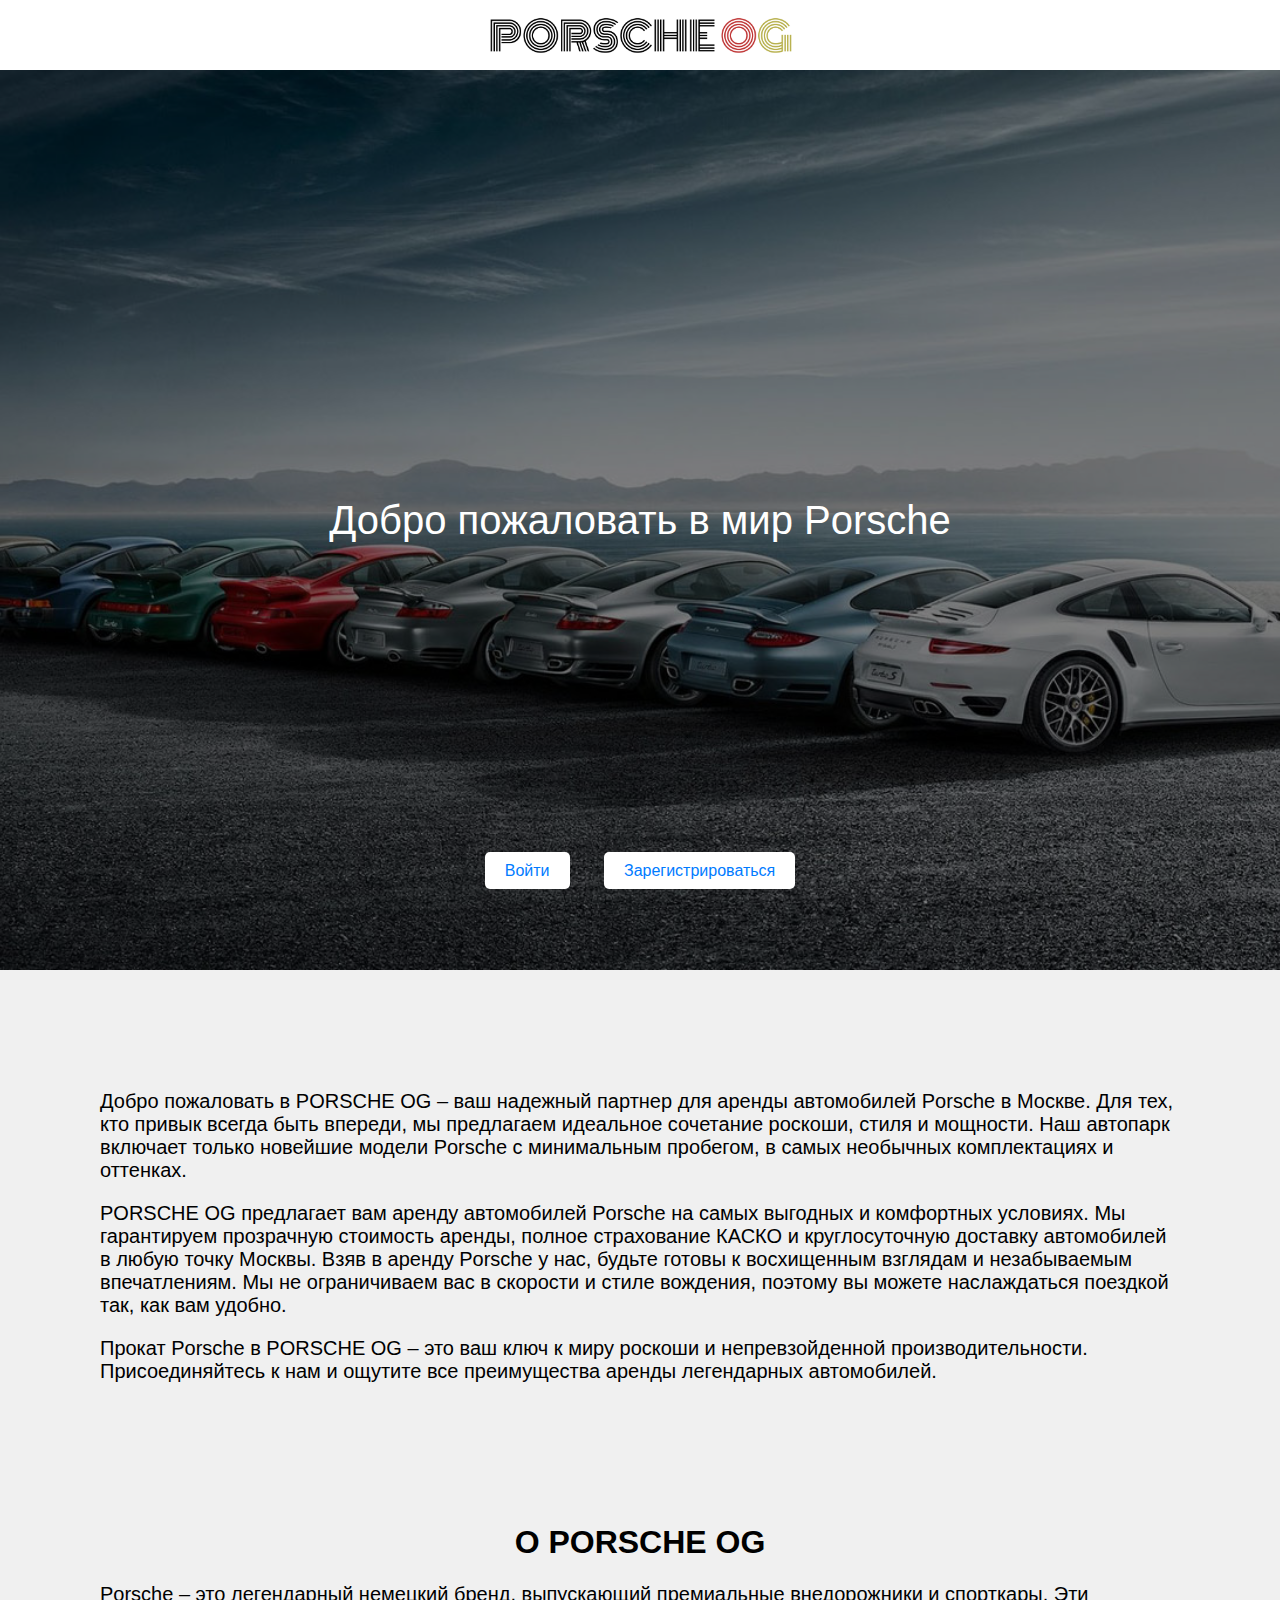
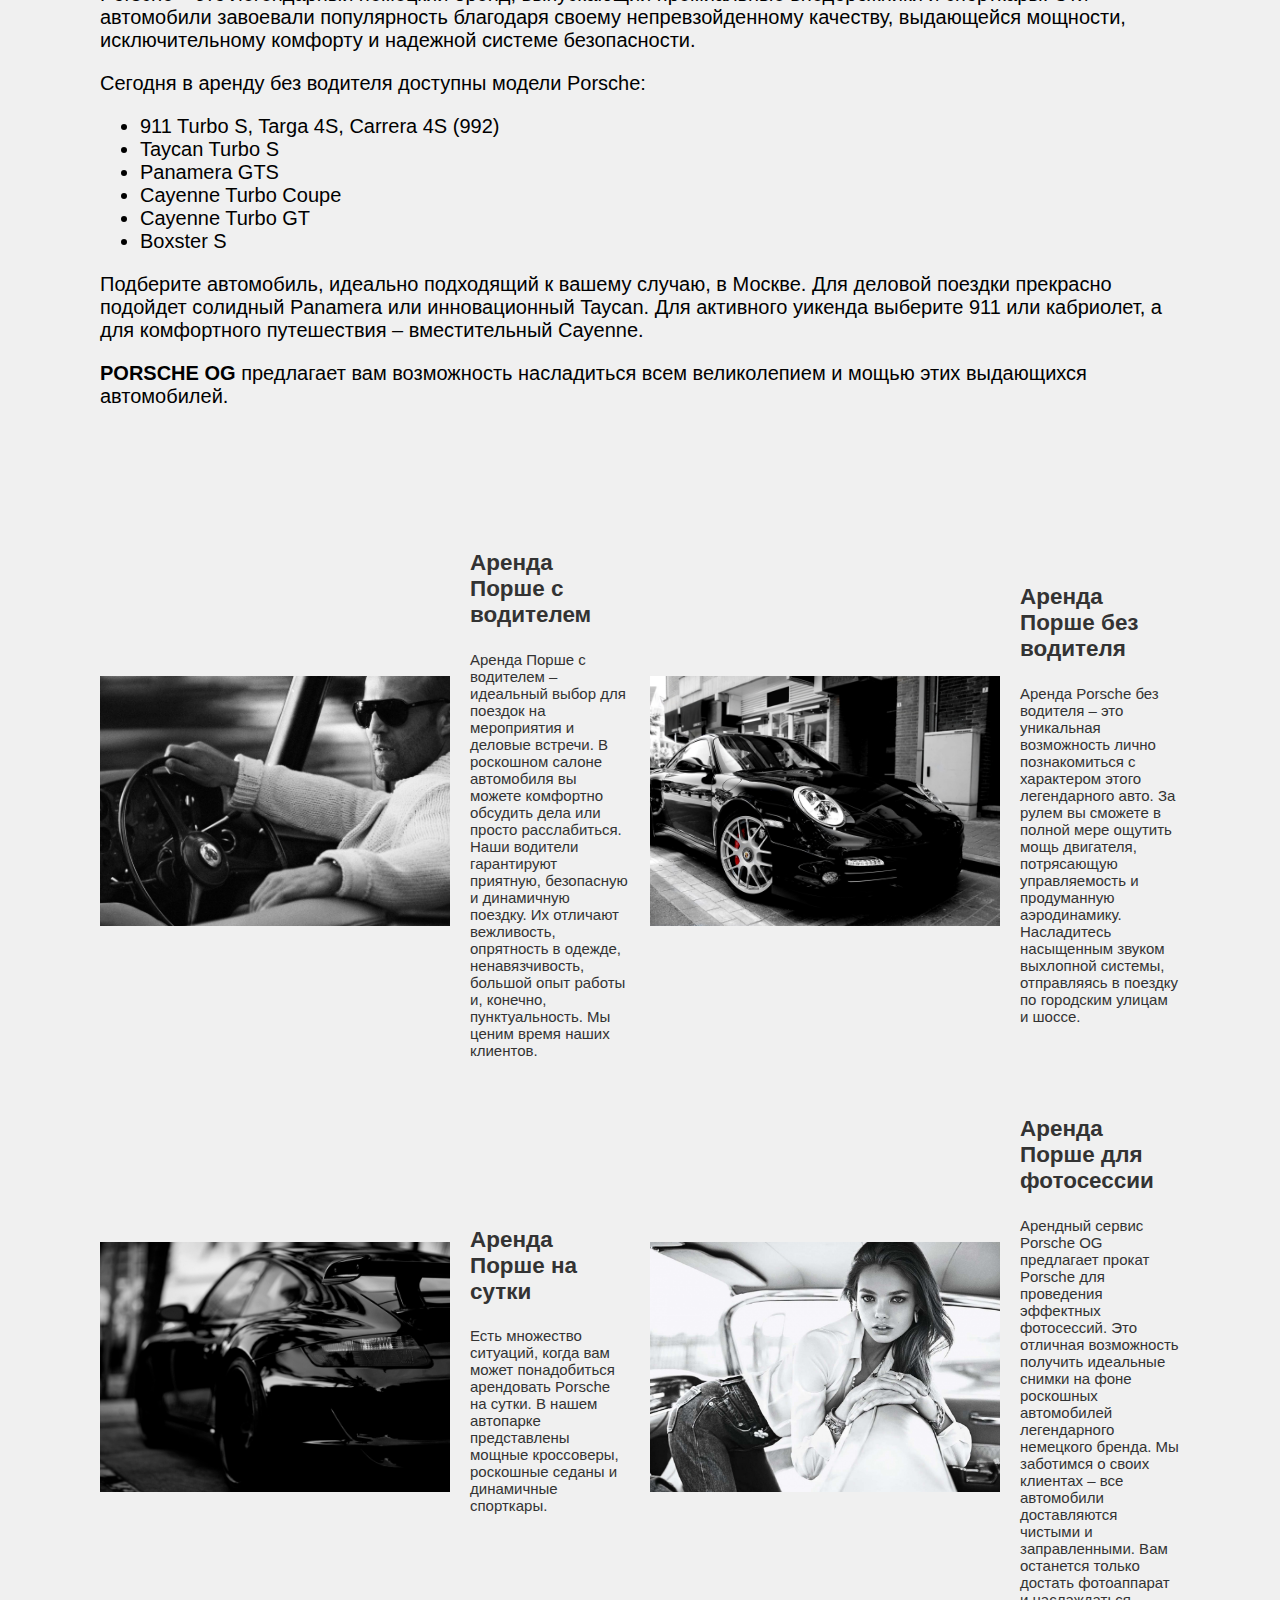
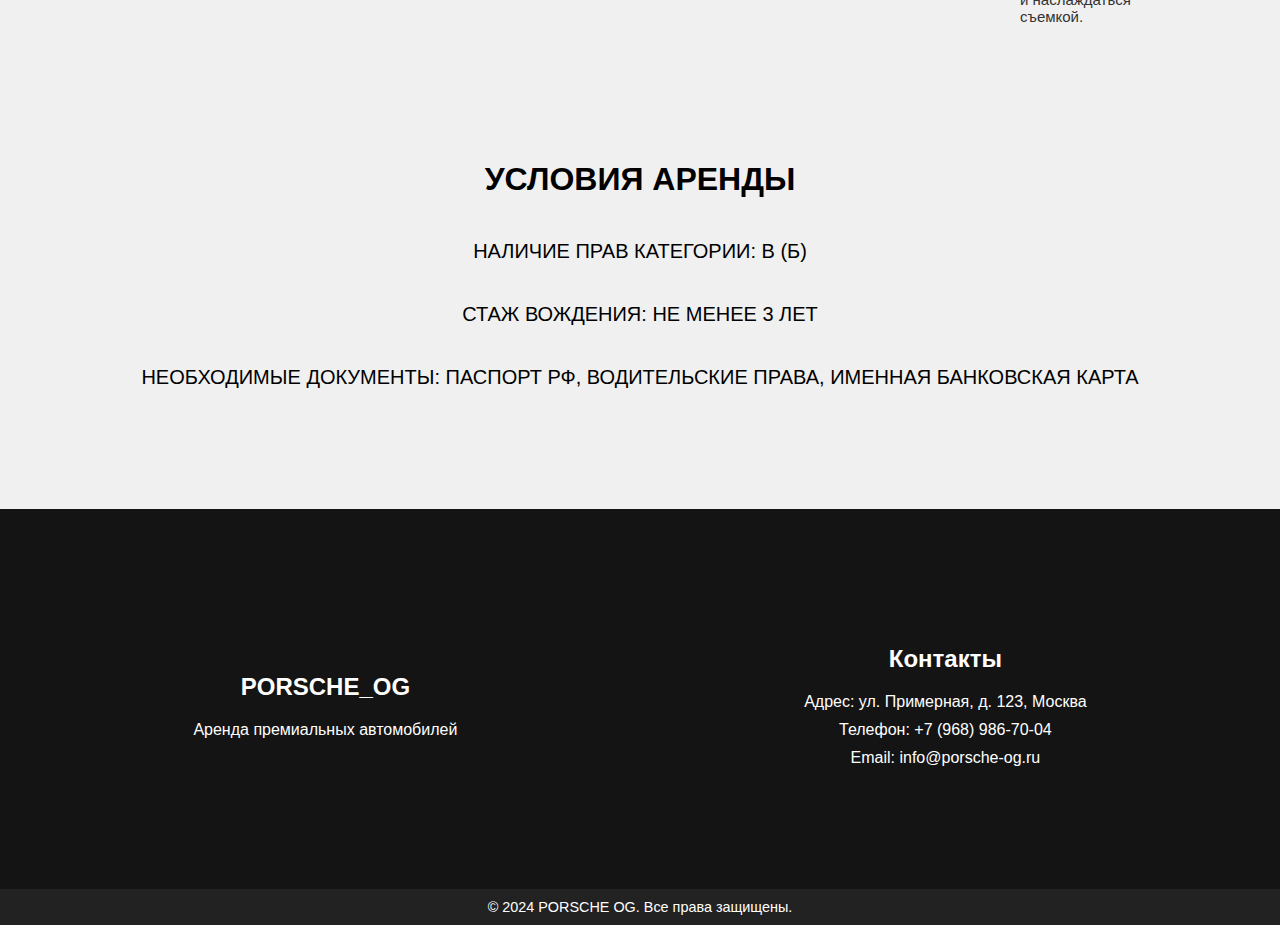
<file: index.html>
<!DOCTYPE html>
<html lang="en">
<head>
    <meta charset="UTF-8">
    <meta name="viewport" content="width=device-width, initial-scale=1.0">
    <title>PORSCHE_OG</title>
    <link rel="stylesheet" href="css/main.css">
    <link rel="preconnect" href="https://fonts.googleapis.com">
    <link rel="preconnect" href="https://fonts.gstatic.com" crossorigin>
    <link rel="preconnect" href="https://fonts.googleapis.com">
    <link rel="preconnect" href="https://fonts.gstatic.com" crossorigin>
</head>
<body>
    <header>
        <div class="hed">
            <img src="jpg/txt.PNG">
        </div>
    </header>
    <div class="main_img">
        <div class="overlay"></div>
        <img src="jpg/main.png" alt="Main Image">
        <div class="text-overlay">Добро пожаловать в мир Porsche</div>
    </div>
    <div class="links">
        <a href="html/login.html">Войти</a>
        <a href="html/register.html">Зарегистрироваться</a>
    </div>
    <div class="main_content">
        <p>Добро пожаловать в PORSCHE OG – ваш надежный партнер для аренды автомобилей Porsche в Москве. Для тех, кто привык всегда быть впереди, мы предлагаем идеальное сочетание роскоши, стиля и мощности. Наш автопарк включает только новейшие модели Porsche с минимальным пробегом, в самых необычных комплектациях и оттенках.</p>
        <p> PORSCHE OG предлагает вам аренду автомобилей Porsche на самых выгодных и комфортных условиях. Мы гарантируем прозрачную стоимость аренды, полное страхование КАСКО и круглосуточную доставку автомобилей в любую точку Москвы. Взяв в аренду Porsche у нас, будьте готовы к восхищенным взглядам и незабываемым впечатлениям. Мы не ограничиваем вас в скорости и стиле вождения, поэтому вы можете наслаждаться поездкой так, как вам удобно.</p>
        <p>Прокат Porsche в PORSCHE OG – это ваш ключ к миру роскоши и непревзойденной производительности. Присоединяйтесь к нам и ощутите все преимущества аренды легендарных автомобилей.</p>
        <div class="about">
            <h1>О PORSCHE OG</h1>
            <p>Porsche – это легендарный немецкий бренд, выпускающий премиальные внедорожники и спорткары. Эти автомобили завоевали популярность благодаря своему непревзойденному качеству, выдающейся мощности, исключительному комфорту и надежной системе безопасности.</p>
            <p>Сегодня в аренду без водителя доступны модели Porsche:</p>
            <ul>
                <li>911 Turbo S, Targa 4S, Carrera 4S (992)</li>
                <li>Taycan Turbo S</li>
                <li>Panamera GTS</li>
                <li>Cayenne Turbo Coupe</li>
                <li>Cayenne Turbo GT</li>
                <li>Boxster S</li>
            </ul>
            <p>Подберите автомобиль, идеально подходящий к вашему случаю, в Москве. Для деловой поездки прекрасно подойдет солидный Panamera или инновационный Taycan. Для активного уикенда выберите 911 или кабриолет, а для комфортного путешествия – вместительный Cayenne.</p>
            <p><b>PORSCHE OG</b> предлагает вам возможность насладиться всем великолепием и мощью этих выдающихся автомобилей.</p>
        </div>
        <div class="desc_img">
            <div class="desc_item">
                <img src="jpg/main_desc.png" alt="Аренда Порше с водителем">
                <div class="desc_text">
                    <h3>Аренда Порше с водителем</h3>
                    <p>Аренда Порше с водителем – идеальный выбор для поездок на мероприятия и деловые встречи. В роскошном салоне автомобиля вы можете комфортно обсудить дела или просто расслабиться. Наши водители гарантируют приятную, безопасную и динамичную поездку. Их отличают вежливость, опрятность в одежде, ненавязчивость, большой опыт работы и, конечно, пунктуальность. Мы ценим время наших клиентов.</p>
                </div>
            </div>
            <div class="desc_item">
                <img src="jpg/main_desc1.png" alt="Аренда Порше без водителя">
                <div class="desc_text">
                    <h3>Аренда Порше без водителя</h3>
                    <p>Аренда Porsche без водителя – это уникальная возможность лично познакомиться с характером этого легендарного авто. За рулем вы сможете в полной мере ощутить мощь двигателя, потрясающую управляемость и продуманную аэродинамику. Насладитесь насыщенным звуком выхлопной системы, отправляясь в поездку по городским улицам и шоссе.</p>
                </div>
            </div>
            <div class="desc_item">
                <img src="jpg/main_desc2.png" alt="Аренда Порше на сутки">
                <div class="desc_text">
                    <h3>Аренда Порше на сутки</h3>
                    <p>Есть множество ситуаций, когда вам может понадобиться арендовать Porsche на сутки. В нашем автопарке представлены мощные кроссоверы, роскошные седаны и динамичные спорткары.</p>
                </div>
            </div>
            <div class="desc_item">
                <img src="jpg/main_desc3.png" alt="Аренда Порше для фотосессии">
                <div class="desc_text">
                    <h3>Аренда Порше для фотосессии</h3>
                    <p>Арендный сервис Porsche OG предлагает прокат Porsche для проведения эффектных фотосессий. Это отличная возможность получить идеальные снимки на фоне роскошных автомобилей легендарного немецкого бренда. Мы заботимся о своих клиентах – все автомобили доставляются чистыми и заправленными. Вам останется только достать фотоаппарат и наслаждаться съемкой.</p>
                </div>
            </div>
        </div>
        <div class="conditions">
            <h1>УСЛОВИЯ АРЕНДЫ</h1>
            <p>НАЛИЧИЕ ПРАВ КАТЕГОРИИ: В (Б)</p>
            <p>СТАЖ ВОЖДЕНИЯ: НЕ МЕНЕЕ 3 ЛЕТ</p>
            <p>НЕОБХОДИМЫЕ ДОКУМЕНТЫ: ПАСПОРТ РФ, ВОДИТЕЛЬСКИЕ ПРАВА, ИМЕННАЯ БАНКОВСКАЯ КАРТА</p>
        </div>
    </div>
    
    <footer>
        <div class="footer_content">
            <div class="footer_section about">
                <h3>PORSCHE_OG</h3>
                <p>Аренда премиальных автомобилей</p>
            </div>
            <div class="footer_section contact">
                <h3>Контакты</h3>
                <p>Адрес: ул. Примерная, д. 123, Москва</p>
                <p>Телефон: +7 (968) 986-70-04</p>
                <p>Email: info@porsche-og.ru</p>
            </div>
        </div>
        <div class="footer_bottom">
            <p>&copy; 2024 PORSCHE OG. Все права защищены.</p>
        </div>
    </footer>
</body>
</html>
</file>
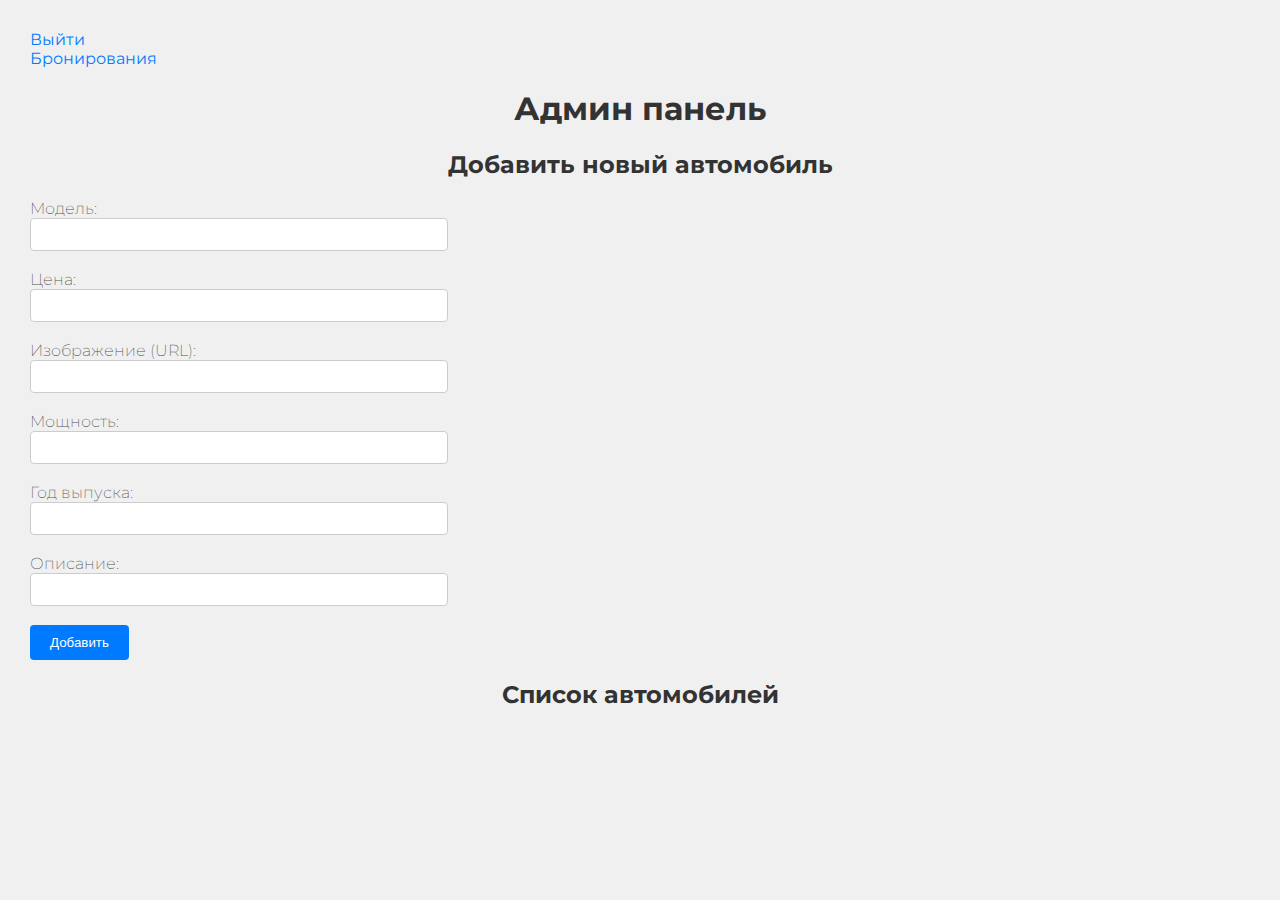
<file: html/admin.html>
<!DOCTYPE html>
<html lang="ru">
<head>
    <meta charset="UTF-8">
    <title>Админ панель</title>
    <link rel="stylesheet" href="../css/admin.css">
    <link href="https://fonts.googleapis.com/css2?family=Montserrat:wght@400;700&display=swap" rel="stylesheet">
</head>
<body>
    <a href="../php/logout.php">Выйти</a> <br>
    <a href="../php/admin_booking.php">Бронирования</a>
    <header>
        <h1>Админ панель</h1>
        <h2>Добавить новый автомобиль</h2>
    </header>
    <form id="addCarForm">
        <label for="model">Модель:</label>
        <input type="text" id="model" name="model" required><br>
        <label for="price">Цена:</label>
        <input type="number" id="price" name="price" required><br>
        <label for="image">Изображение (URL):</label>
        <input type="text" id="image" name="image" required><br>
        <label for="power">Мощность:</label>
        <input type="number" id="power" name="power" required><br>
        <label for="release_year">Год выпуска:</label>
        <input type="number" id="release_year" name="release_year" required><br>
        <label for="release_year">Описание:</label>
        <input type="text" id="description" name="description" required><br>
        <button type="submit">Добавить</button>
    </form>

    <h2>Список автомобилей</h2>
    <div id="cars">
    
</body>
<script>
    document.addEventListener('DOMContentLoaded', function() {
        fetch('../php/check_admin.php')
            .then(response => response.json())
            .then(data => {
                if (!data.is_admin) {
                    window.location.href = 'cars.html';
                } else {
                    loadCars();
                }
            });

            
        document.getElementById('addCarForm').addEventListener('submit', function(event) {
            event.preventDefault();
            const formData = new FormData(event.target);
            fetch('../php/add_car.php', {
                method: 'POST',
                body: formData
            })
            .then(response => response.json())
            .then(data => {
                if (data.success) {
                    alert('Автомобиль добавлен');
                    loadCars();
                } else {
                    alert('Ошибка добавления автомобиля');
                }
            });
        });
    });

    function loadCars() {
        fetch('../php/admin_cars.php')
            .then(response => response.json())
            .then(data => {
                const carsDiv = document.getElementById('cars');
                carsDiv.innerHTML = '';
                data.forEach(car => {
                    const carDiv = document.createElement('div');
                    carDiv.innerHTML = `
                        <div class="back">
                        <img src="../images/${car.image}" alt="${car.model}" width="400" height="250">
                        <p>Модель: ${car.model}</p>
                        <label for="status${car.id}">Статус:</label>
                        <select id="status${car.id}" onchange="changeStatus(${car.id}, this.value)">
                            <option value="Свободен" ${car.status === 'Свободен' ? 'selected' : ''}>Свободен</option>
                            <option value="Забронирован" ${car.status === 'Забронирован' ? 'selected' : ''}>Забронирован</option>
                            <option value="В ремонте" ${car.status === 'В ремонте' ? 'selected' : ''}>В ремонте</option>
                        </select><br>
                        <label for="price${car.id}">Цена:</label>
                        <input type="number" id="price${car.id}" value="${car.price}" onchange="updatePrice(${car.id}, this.value)" required><br>
                        </div>
                        `;
                    carsDiv.appendChild(carDiv);
                });
            });
    }

    function changeStatus(carId, newStatus) {
        fetch('../php/change_status.php', {
            method: 'POST',
            headers: {
                'Content-Type': 'application/json'
            },
            body: JSON.stringify({ car_id: carId, status: newStatus })
        })
        .then(response => response.json())
        .then(data => {
            if (data.success) {
                alert('Статус обновлен');
                loadCars();
            } else {
                alert('Ошибка обновления статуса');
            }
        });
    }

    function updatePrice(carId, newPrice) {
        fetch('../php/edit_car.php', {
            method: 'POST',
            headers: {
                'Content-Type': 'application/json'
            },
            body: JSON.stringify({ car_id: carId, price: newPrice })
        })
        .then(response => response.json())
        .then(data => {
            if (data.success) {
                alert('Цена обновлена');
                loadCars();
            } else {
                alert('Ошибка обновления цены');
            }
        });
    }

    function updatePower(carId, newPower) {
        fetch('../php/edit_car.php', {
            method: 'POST',
            headers: {
                'Content-Type': 'application/json'
            },
            body: JSON.stringify({ car_id: carId, power: newPower })
        })
        .then(response => response.json())
        .then(data => {
            if (data.success) {
                alert('Мощность обновлена');
                loadCars();
            } else {
                alert('Ошибка обновления мощности');
            }
        });
    }
</script>
</div>
</html>
</file>
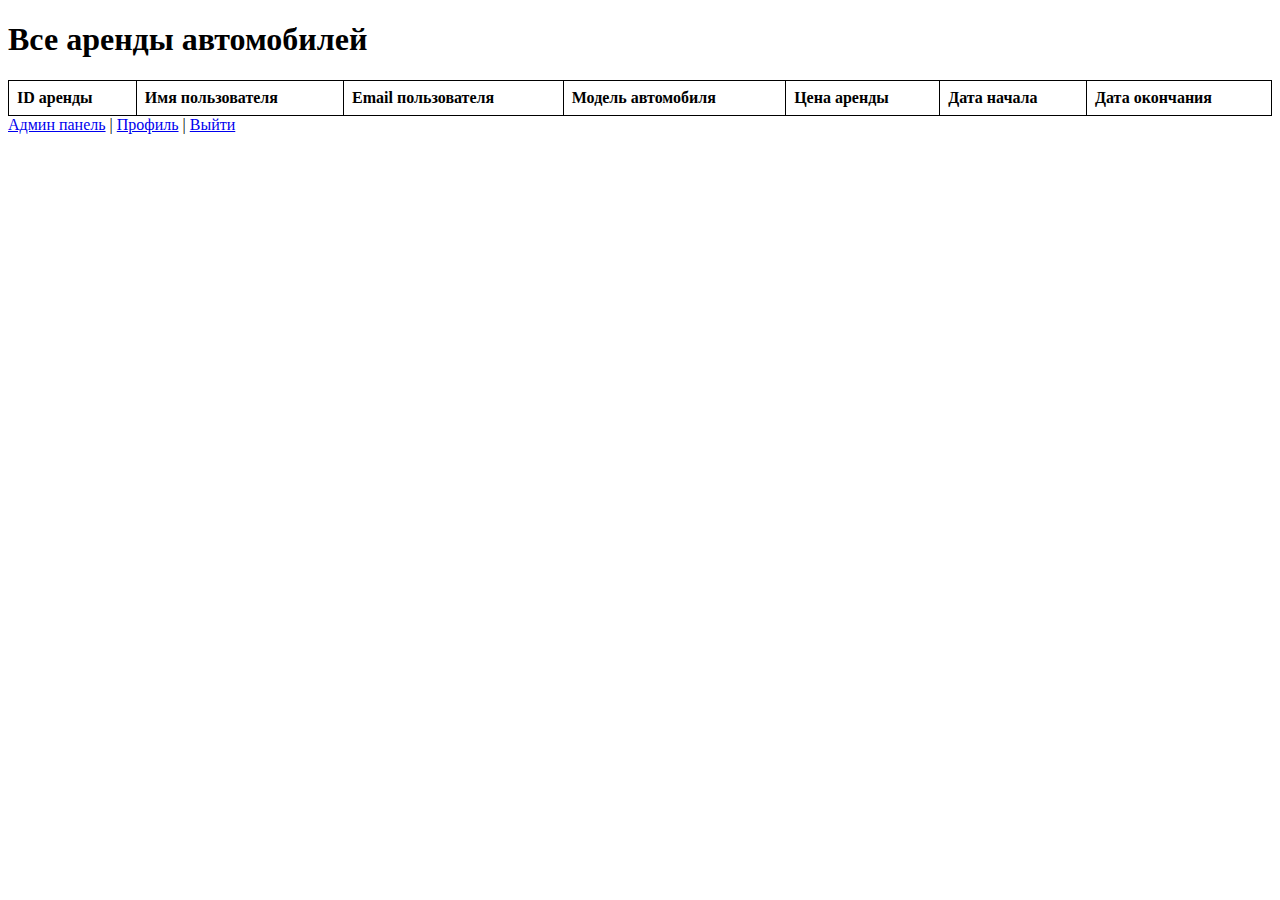
<file: html/admin_rentals.html>
<!DOCTYPE html>
<html lang="ru">
<head>
    <meta charset="UTF-8">
    <title>Аренды</title>
    <style>
        table {
            width: 100%;
            border-collapse: collapse;
        }
        table, th, td {
            border: 1px solid black;
        }
        th, td {
            padding: 8px;
            text-align: left;
        }
    </style>
</head>
<body>
    <h1>Все аренды автомобилей</h1>
    <table>
        <thead>
            <tr>
                <th>ID аренды</th>
                <th>Имя пользователя</th>
                <th>Email пользователя</th>
                <th>Модель автомобиля</th>
                <th>Цена аренды</th>
                <th>Дата начала</th>
                <th>Дата окончания</th>
            </tr>
        </thead>
        <tbody id="rentals"></tbody>
    </table>
    <a href="admin.html">Админ панель</a> |
    <a href="profile.html">Профиль</a> | 
    <a href="../php/logout.php">Выйти</a>

    <script>
        document.addEventListener('DOMContentLoaded', function() {
            fetch('../php/check_admin.php')
                .then(response => response.json())
                .then(data => {
                    if (!data.is_admin) {
                        window.location.href = 'cars.html';
                    } else {
                        loadRentals();
                    }
                });
        });

        function loadRentals() {
            fetch('../php/admin_rentals.php')
                .then(response => response.json())
                .then(data => {
                    const rentalsTbody = document.getElementById('rentals');
                    rentalsTbody.innerHTML = '';
                    data.forEach(rental => {
                        const rentalRow = document.createElement('tr');
                        rentalRow.innerHTML = `
                            <td>${rental.id}</td>
                            <td>${rental.full_name}</td>
                            <td>${rental.email}</td>
                            <td>${rental.model}</td>
                            <td>${rental.price}</td>
                            <td>${rental.start_date}</td>
                            <td>${rental.end_date}</td>
                        `;
                        rentalsTbody.appendChild(rentalRow);
                    });
                });
        }
    </script>
</body>
</html>
</file>
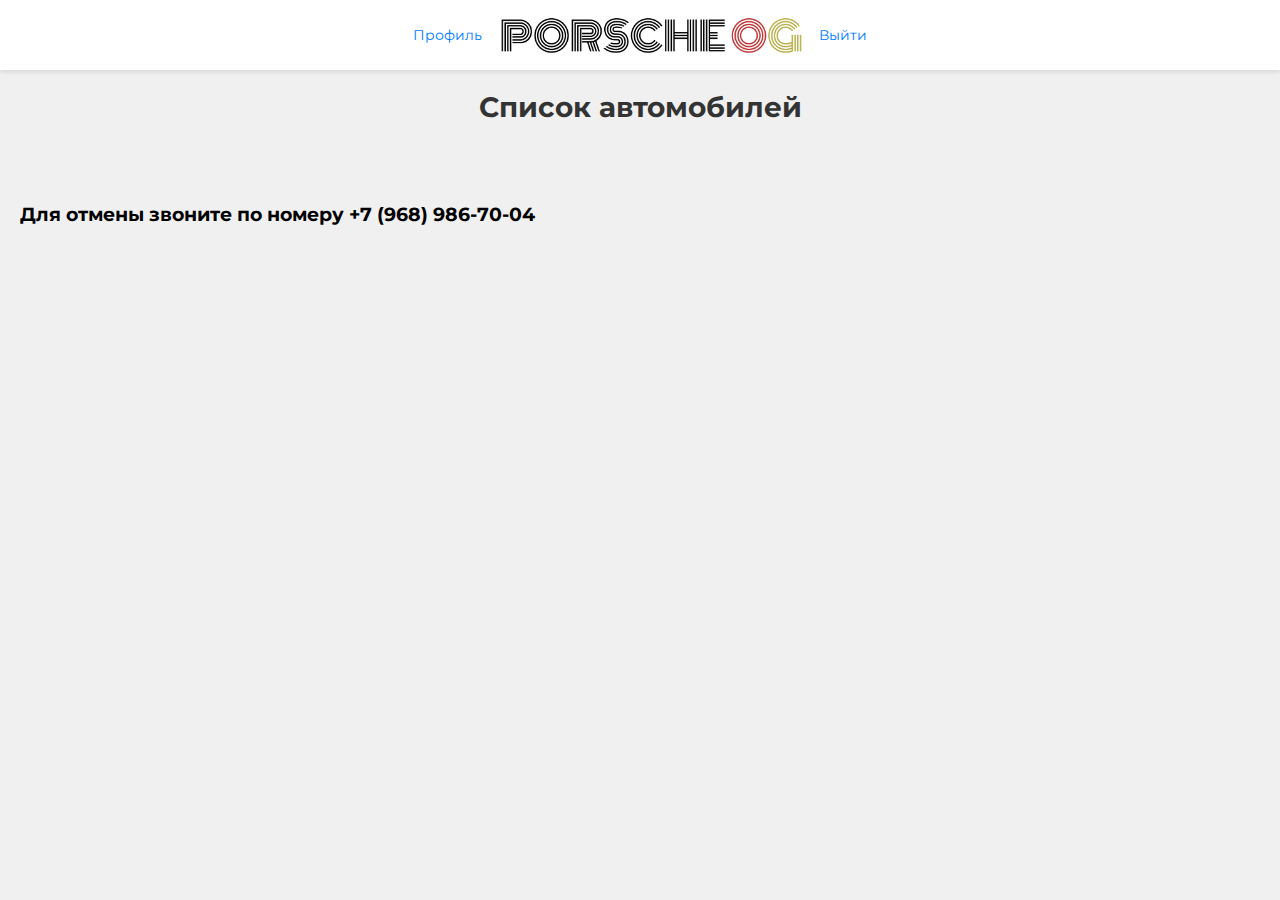
<file: html/car_details.html>
<!DOCTYPE html>
<html lang="ru">
<head>
    <meta charset="UTF-8">
    <title>Подробная информация об автомобиле</title>
    <link rel="stylesheet" href="../css/car_details.css">
    <link rel="preconnect" href="https://fonts.googleapis.com">
    <link rel="preconnect" href="https://fonts.gstatic.com" crossorigin>
    <link href="https://fonts.googleapis.com/css2?family=Montserrat:wght@400;700&display=swap" rel="stylesheet">
</head>
<body>
    <header>
        <div class="hed">
            <a href="profile.html">Профиль</a>
            <img src="../jpg/txt.PNG" alt="Logo">
            <a href="../php/logout.php">Выйти</a>
        </div>
    </header>
    <div class="auto_info">
        <a href="cars.html">Назад к списку автомобилей</a>
    </div>
    <div id="carDetails" class="car-details">
        <!-- Car details will be loaded here -->
    </div>
    <script>
        document.addEventListener('DOMContentLoaded', function() {
            const params = new URLSearchParams(window.location.search);
            const carId = params.get('car_id');

            if (carId) {
                fetch(`../php/car_details.php?car_id=${carId}`)
                    .then(response => response.json())
                    .then(data => {
                        const carDetailsDiv = document.getElementById('carDetails');
                        carDetailsDiv.innerHTML = `
                            <div class="auto_card">
                                <img src="../images/${data.image}" alt="${data.model}">
                                <table>
                                    <tr>
                                        <td><strong>Модель:</strong></td>
                                        <td>${data.model}</td>
                                    </tr>
                                    <tr>
                                        <td><strong>Цена:</strong></td>
                                        <td>${data.price} руб в день</td>
                                    </tr>
                                    <tr>
                                        <td><strong>Статус:</strong></td>
                                        <td>${data.status}</td>
                                    </tr>
                                    <tr>
                                        <td><strong>Мощность:</strong></td>
                                        <td>${data.power} л.с.</td>
                                    </tr>
                                    <tr>
                                        <td><strong>Год выпуска:</strong></td>
                                        <td>${data.release_year}</td>
                                    </tr>
                                    <tr>
                                        <td><strong>Описание:</strong></td>
                                        <td>${data.description}</td>
                                    </tr>
                                </table>
                            </div>
                        `;
                    });
            } else {
                alert('Не указан идентификатор автомобиля.');
                window.location.href = 'cars.html';
            }
        });
    </script>
</body>
</html>
</file>
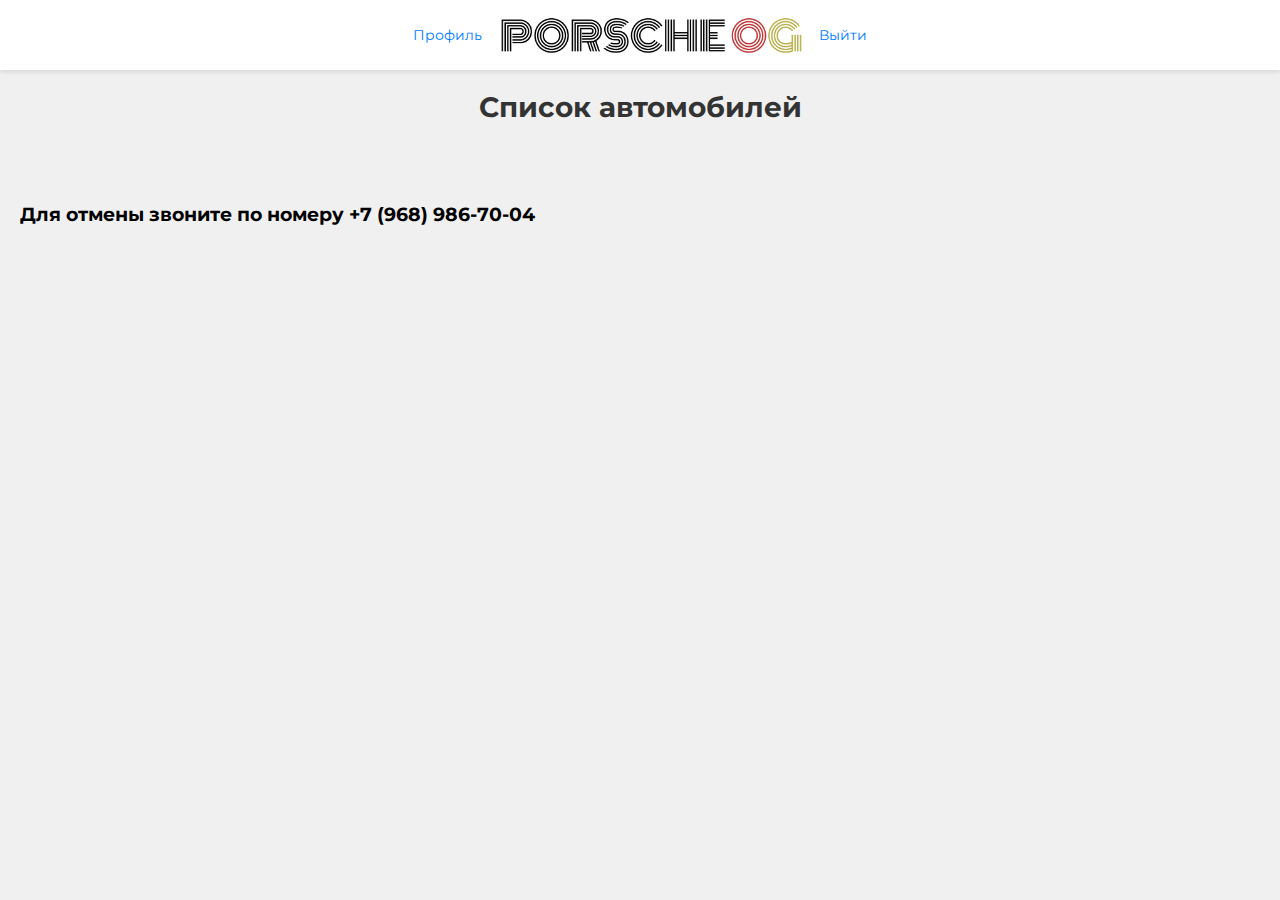
<file: html/cars.html>
<!DOCTYPE html>
<html lang="ru">
<head>
    <meta charset="UTF-8">
    <title>Автомобили</title>
    <link rel="stylesheet" href="../css/cars_style.css">
    <link rel="preconnect" href="https://fonts.googleapis.com">
<link rel="preconnect" href="https://fonts.gstatic.com" crossorigin>
<link rel="preconnect" href="https://fonts.googleapis.com">
<link rel="preconnect" href="https://fonts.gstatic.com" crossorigin>
<link href="https://fonts.googleapis.com/css2?family=Montserrat:wght@400;700&display=swap" rel="stylesheet">
</head>
<body>
    <header>
    <div class="hed">
        <a href="profile.html">Профиль</a>
        <img src="../jpg/txt.PNG">
        <a href="../php/logout.php">Выйти</a>
    </div>
    </header>
    <h1 class="car_list">Список автомобилей</h1>
    <div id="cars">
</body>
<script>
    document.addEventListener('DOMContentLoaded', function() {
        fetch('../php/check_login.php')
            .then(response => response.json())
            .then(data => {
                if (!data.logged_in) {
                    window.location.href = 'login.html';
                } else {
                    loadCars();
                }
            });
    });

    function loadCars() {
        fetch('../php/cars.php')
            .then(response => response.json())
            .then(data => {
                const carsDiv = document.getElementById('cars');
                carsDiv.innerHTML = '';
                data.forEach(car => {
                    const carDiv = document.createElement('div');
                    carDiv.innerHTML = `\
                        <div class="back">
                        <img src="../images/${car.image}" alt="${car.model}" width="400" height="250">
                        <p>Модель: ${car.model}</p>
                        <p>Цена: ${car.price} руб в день</p>
                        <p>Статус: ${car.status}</p>
                        ${car.status === 'Свободен' ? `
                        <label for="start_date_${car.id}">Дата начала:</label>
                        <input type="date" id="start_date_${car.id}" required><br>
                        <label for="end_date_${car.id}">Дата окончания:</label>
                        <input type="date" id="end_date_${car.id}" required><br>
                        <button onclick="bookCar(${car.id})">Забронировать</button>` : ''}
                        <button onclick="showDetails(${car.id})">Подробнее об автомобиле</button>
                        </div>

                    `;
                    carsDiv.appendChild(carDiv);
                });
            });
    }

function bookCar(carId) {
    const startDate = document.getElementById('start_date_' + carId).value;
    const endDate = document.getElementById('end_date_' + carId).value;

    if (!startDate || !endDate) {
        alert('Пожалуйста, выберите даты.');
        return;
    }

    fetch('../php/book.php', {
        method: 'POST',
        headers: {
            'Content-Type': 'application/json'
        },
        body: JSON.stringify({ car_id: carId, start_date: startDate, end_date: endDate })
    })
    .then(response => response.json())
    .then(data => {
        if (data.success) {
            alert('Автомобиль забронирован!');
            loadCars();
        } else {
            alert('Ошибка бронирования: ' + data.message);
        }
    });
}

    function showDetails(carId) {
        window.location.href = `car_details.html?car_id=${carId}`;
    }
</script>
</div>
<h3>Для отмены звоните по номеру +7 (968) 986-70-04</h3>
</html>
</file>
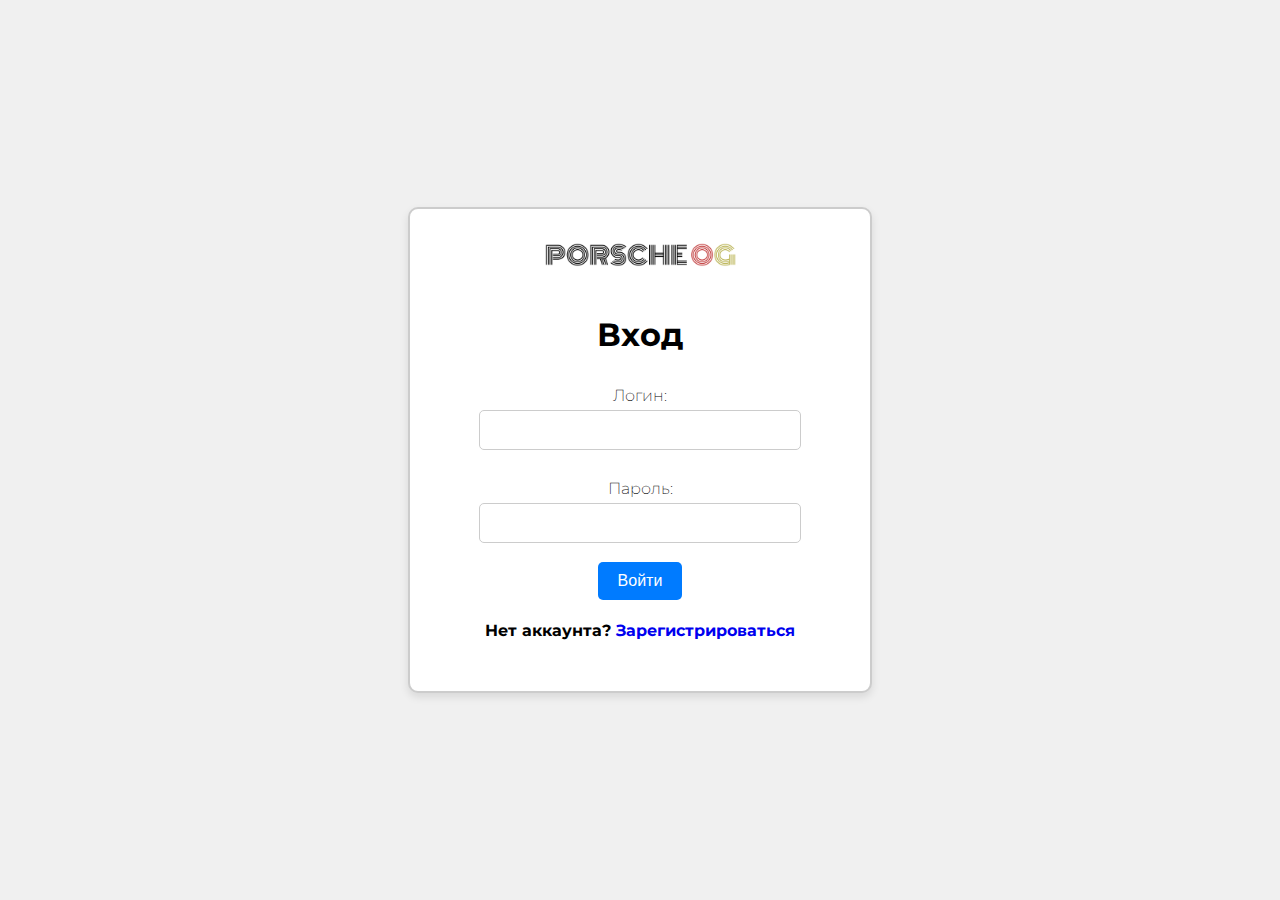
<file: html/login.html>
<!DOCTYPE html>
<html lang="ru">
<head>
    <meta charset="UTF-8">
    <title>Вход</title>
    <link rel="stylesheet" href="../css/style.css">
    <link rel="preconnect" href="https://fonts.googleapis.com">
<link rel="preconnect" href="https://fonts.gstatic.com" crossorigin>
<link href="https://fonts.googleapis.com/css2?family=Montserrat:wght@100&display=swap" rel="stylesheet">
<link rel="preconnect" href="https://fonts.googleapis.com">
<link rel="preconnect" href="https://fonts.gstatic.com" crossorigin>
<link href="https://fonts.googleapis.com/css2?family=Montserrat:wght@100;200&display=swap" rel="stylesheet">
</head>
<body>
    <div class="welcome">
        <img src="../jpg/txt.PNG" class="logo3">
        <h1>Вход</h1>
        <form action="../php/login.php" method="post" class="stroke">
            <label for="username">Логин:</label>
            <input type="text" id="username" name="username" required><br>
            <label for="password">Пароль:</label>
            <input type="password" id="password" name="password" required><br>
            <button type="submit">Войти</button>
        </form>
        <h4>Нет аккаунта? <a href="register.html">Зарегистрироваться</a></h4>
    </div>
</body>
</html>
</file>
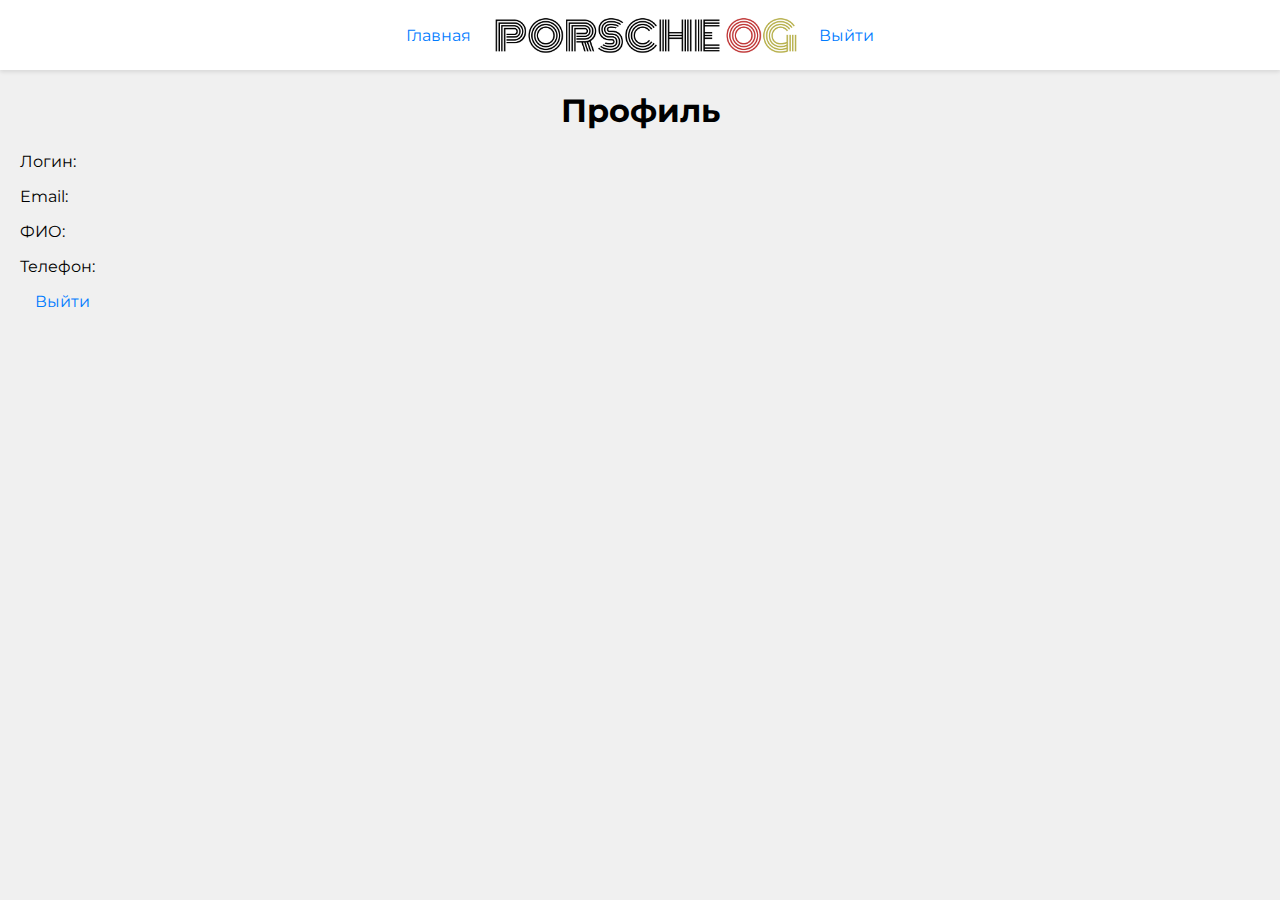
<file: html/profile.html>
<!DOCTYPE html>
<html lang="ru">
<head>
    <meta charset="UTF-8">
    <title>Профиль</title>
    <link rel="stylesheet" href="../css/profile.css">
    <link rel="preconnect" href="https://fonts.googleapis.com">
    <link rel="preconnect" href="https://fonts.gstatic.com" crossorigin>
    <link rel="preconnect" href="https://fonts.googleapis.com">
    <link rel="preconnect" href="https://fonts.gstatic.com" crossorigin>
    <link href="https://fonts.googleapis.com/css2?family=Montserrat:wght@400;700&display=swap" rel="stylesheet">
</head>
<body>
    <header>
        <div class="hed">
            <a href="cars.html">Главная</a>
            <img src="../jpg/txt.PNG">
            <a href="../php/logout.php">Выйти</a>
        </div>
        </header>
    <h1>Профиль</h1>
    <div class="user_info">
        <p>Логин: <span id="username"></span></p>
        <p>Email: <span id="email"></span></p>
        <p>ФИО: <span id="full_name"></span></p>
        <p>Телефон: <span id="phone"></span></p>
        <a href="../php/logout.php">Выйти</a>
    </div>
    
</body>
<script>
    document.addEventListener('DOMContentLoaded', function() {
        fetch('../php/profile.php')
            .then(response => response.json())
            .then(data => {
                document.getElementById('username').textContent = data.username;
                document.getElementById('email').textContent = data.email;
                document.getElementById('full_name').textContent = data.full_name;
                document.getElementById('phone').textContent = data.phone;
            });
    });
</script>
</html>
</file>
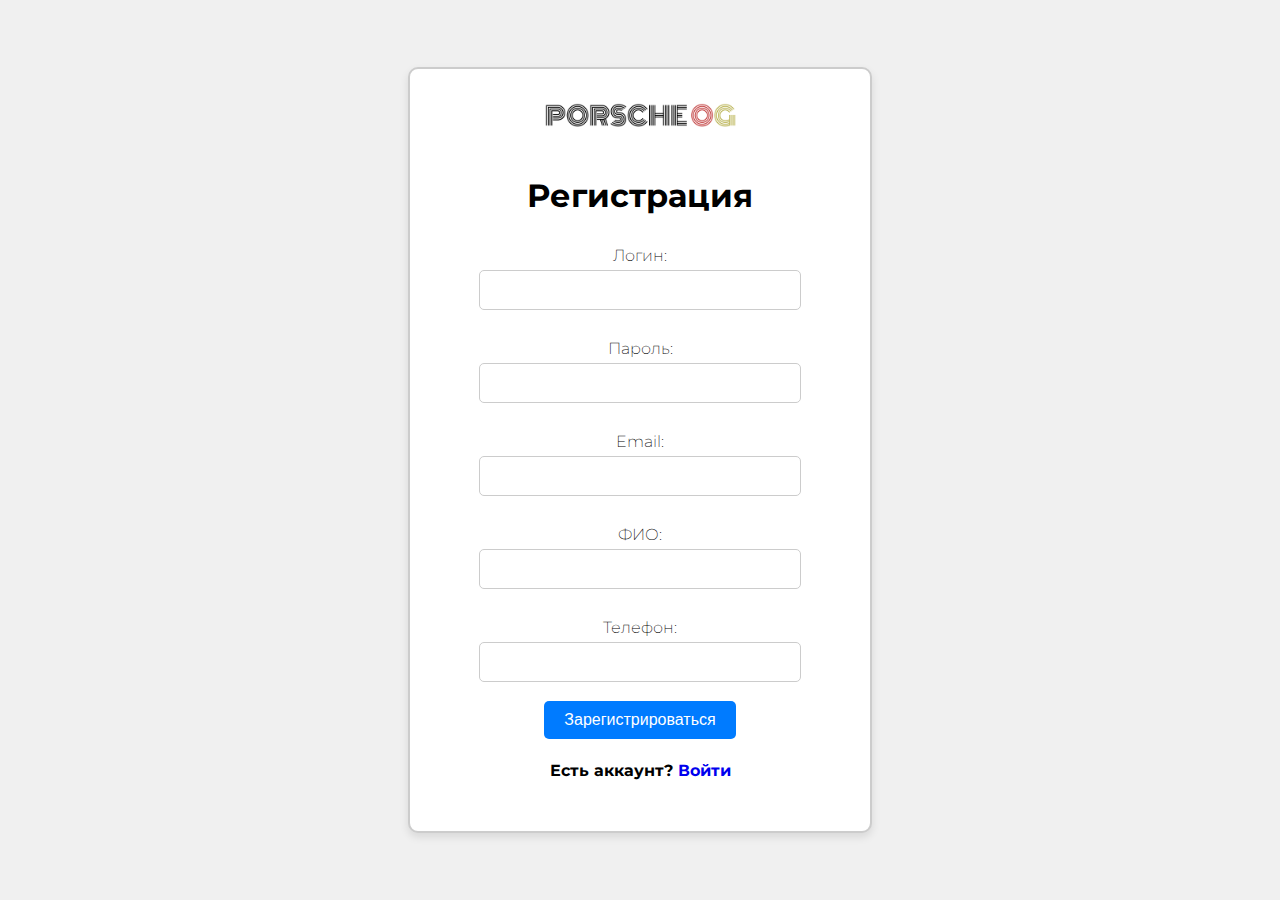
<file: html/register.html>
<!DOCTYPE html>
<html lang="ru">
<head>
    <meta charset="UTF-8">
    <title>Регистрация</title>
    <link rel="stylesheet" href="../css/style.css">
    <link rel="preconnect" href="https://fonts.googleapis.com">
<link rel="preconnect" href="https://fonts.gstatic.com" crossorigin>
<link href="https://fonts.googleapis.com/css2?family=Montserrat:wght@100&display=swap" rel="stylesheet">
<link rel="preconnect" href="https://fonts.googleapis.com">
<link rel="preconnect" href="https://fonts.gstatic.com" crossorigin>
<link href="https://fonts.googleapis.com/css2?family=Montserrat:wght@100;200&display=swap" rel="stylesheet">
</head>
<body>
    <div class="welcome">
        <img src="../jpg/txt.PNG" class="logo3">
        <h1>Регистрация</h1>
        <form action="../php/register.php" method="post" class="stroke">
            <label for="username">Логин:</label>
            <input type="text" id="username" name="username" required><br>
            <label for="password">Пароль:</label>
            <input type="password" id="password" name="password" required><br>
            <label for="email">Email:</label>
            <input type="email" id="email" name="email" required><br>
            <label for="full_name">ФИО:</label>
            <input type="text" id="full_name" name="full_name" required><br>
            <label for="phone">Телефон:</label>
            <input type="text" id="phone" name="phone" required><br>
            <button type="submit">Зарегистрироваться</button>
        </form>
        <h4>Есть аккаунт? <a href="login.html">Войти</a></h4>
    </div>
</body>
</html>
</file>
<file: css/main.css>
body {
    margin: 0;
    font-family: 'Montserrat', sans-serif;
    background-color: #f0f0f0;
    display: flex;
    flex-direction: column;
    align-items: center;
    justify-content: center;
}

header {
    width: 100%;
    background-color: white;
    padding: 10px 20px;
    box-shadow: 0 2px 4px rgba(0, 0, 0, 0.1);
    display: flex;
    align-items: center;
    justify-content: center;
}

header img {
    height: 50px;
}

header a {
    text-decoration: none;
    color: #007bff;
    margin: 0 15px;
}

header a:hover {
    text-decoration: underline;
}

.hed {
    display: flex;
    align-items: center;
}

.main_img {
    position: relative;
    width: 100%;
    height: 100vh;
    overflow: hidden;
}

.main_img img {
    width: 100%;
    height: 100%;
    object-fit: cover;
}

.overlay {
    position: absolute;
    top: 0;
    left: 0;
    width: 100%;
    height: 100%;
    background: rgba(0, 0, 0, 0.5); /* Полупрозрачное черное покрытие */
}

.text-overlay {
    position: absolute;
    top: 50%;
    left: 50%;
    transform: translate(-50%, -50%);
    color: white;
    font-size: 2.5rem;
    text-align: center;
    z-index: 2;
}

.links {
    position: absolute;
    bottom: 20px;
    width: 100%;
    text-align: center;
}

.links a {
    text-decoration: none;
    color: #007bff;
    margin: 0 15px;
    padding: 10px 20px;
    background-color: white;
    border-radius: 5px;
    transition: background-color 0.3s, color 0.3s;
}

.links a:hover {
    background-color: #007bff;
    color: white;
}

.main_content{
    margin: 100px;
}

.main_content p{
    font-size: 20px;
}

.about{
    padding-top: 100px;
    padding-bottom: 100px;
}

.about h1{
    text-align: center;
}

.main_content ul{
    font-size: 20px;
}

.desc_img {
    display: grid;
    grid-template-columns: repeat(2, 1fr);
    gap: 20px;
    padding-bottom: 100px;
}

.desc_item {
    display: flex;
    align-items: center;
}

.desc_item img {
    width: 350px;
    height: 250px;
    object-fit: cover;
    margin-right: 20px;
}

.desc_text {
    font-size: 1.2em;
    color: #333;
}

.desc_text p{
    font-size: 15px;
}

.conditions{
    display: flex;
    flex-direction: column;
    align-items: center;

}

.main_info {
    position: relative;
    width: 100%;
    margin-bottom: 100px;
}

.main_info img {
    width: 100%;
    height: auto;
    object-fit: cover;
}

.bottom_overlay {
    position: absolute;
    top: 0;
    left: 0;
    width: 100%;
    height: 100%;
    background: rgba(0, 0, 0, 0.5); /* Полупрозрачное черное покрытие */
}

.text_bottom_overlay {
    position: absolute;
    top: 50%; /* Положение текста относительно верхнего края блока */
    left: 50%; /* Положение текста относительно левого края блока */
    transform: translate(-50%, -50%); /* Центрирование текста по горизонтали и вертикали */
    color: white;
    font-size: 30px;
    z-index: 2;
}

.text_bottom_overlay li {
    padding: 10px;
}

.text_bottom_overlay ul {
    list-style: none;
    padding: 0;
}

footer {
    width: 100%;
    background-color: #141414;
    color: white;
    text-align: center;
}

.footer_content {
    display: flex;
    justify-content: space-around;
    padding: 20px;
    flex-wrap: wrap;
    align-items: center;    
}

.footer_section {
    max-width: 300px;
    margin: 20px;
}

.footer_section h3 {
    margin-bottom: 20px;
    font-size: 1.5rem;
}

.footer_section p, .footer_section ul {
    margin: 10px 0;
    font-size: 1rem;
}

.footer_section ul {
    list-style: none;
    padding: 0;
}

.footer_section ul li {
    margin: 5px 0;
}

.footer_section ul li a {
    color: white;
    text-decoration: none;
    transition: color 0.3s;
}

.footer_section ul li a:hover {
    color: #007bff;
}

.footer_bottom {
    padding: 10px;
    background-color: #222;
}

.footer_bottom p {
    margin: 0;
    font-size: 0.9rem;
}

.conditions h1{
    text-align: center;
}


@media screen and (max-width: 767px) {
    .main_content {
        margin: 50px;
    }

    .about {
        padding-top: 50px;
        padding-bottom: 50px;
    }

    .desc_img {
        grid-template-columns: repeat(1, 1fr); /* Один столбец вместо двух */
    }

    .desc_item img {
        margin-bottom: 20px; /* Добавляем отступ снизу */
    }

    .text_bottom_overlay {
        font-size: 8px; /* Уменьшаем размер шрифта */
        left: 50%; /* Положение в середине экрана */
        transform: translateX(-50%);
    }

    .main_content p{
        font-size: 10px;
    }

    .main_content ul{
        font-size: 10px;
    }

    .desc_item img {
        width: 150px;
        height: 100px;
    }

}

/* Для экранов шириной от 768px до 1024px */
@media screen and (min-width: 768px) and (max-width: 1024px) {
    .main_content {
        margin: 80px;
    }

    .about {
        padding-top: 80px;
        padding-bottom: 80px;
    }

    .desc_img {
        grid-template-columns: repeat(1, 1fr); /* Один столбец вместо двух */
    }

    .desc_item img {
        margin-bottom: 20px; /* Добавляем отступ снизу */
    }

    .text_bottom_overlay {
        font-size: 20px; /* Увеличиваем размер шрифта */
    }

    .main_content ul{
        font-size: 20px;
    }
}
</file>
<file: css/admin.css>
body {
    margin: 30px;
    font-family: 'Montserrat', sans-serif;
    background-color: #f0f0f0;
}

a{
    text-decoration: none;
    color: #007bff;
}

.header-container {
    display: flex;
    justify-content: space-between;
    align-items: center;
    max-width: 1200px;
    margin: 0 auto;
}

.profile-link, .logout-link {
    text-decoration: none;
    color: #007bff;
    margin: 0 15px;
}

.profile-link:hover, .logout-link:hover {
    text-decoration: underline;
}

.logo {
    height: 50px;
}

main {
    width: 100%;
    max-width: 1200px;
    margin: 20px auto;
    padding: 20px;
    background: white;
    border-radius: 8px;
    box-shadow: 0 2px 4px rgba(0, 0, 0, 0.1);
}

h1, h2 {
    text-align: center;
    color: #333;
}

form {
    display: flex;
    flex-direction: column;
    align-items: flex-start;
    margin-bottom: 20px;
}

form label {
    font-weight: 200;
    color: #555;
}

form input {
    width: 100%;
    max-width: 400px;
    padding: 8px;
    border: 1px solid #ccc;
    border-radius: 4px;
}

form button {
    padding: 10px 20px;
    background-color: #007bff;
    color: white;
    border: none;
    border-radius: 4px;
    cursor: pointer;
}

form button:hover {
    background-color: #0056b3;
}

#cars {
    display: grid;
    grid-template-columns: repeat(3, 1fr);
    gap: 20px;
    padding: 20px;
}

.car-list {
    display: flex;
    flex-wrap: wrap;
    gap: 20px;
}

.car-card {
    background: white;
    border: 1px solid #ccc;
    border-radius: 8px;
    box-shadow: 0 2px 4px rgba(0, 0, 0, 0.1);
    padding: 20px;
    text-align: center;
    width: calc(33.333% - 40px);
    margin-bottom: 20px;
}

.car-card img {
    max-width: 100%;
    height: auto;
    border-radius: 4px;
}

.car-info {
    margin-top: 10px;
    text-align: left;
}

.car-info p, .car-info label {
    margin: 10px 0;
    color: #555;
}

.car-info select, .car-info input {
    width: 100%;
    padding: 8px;
    border: 1px solid #ccc;
    border-radius: 4px;
}


.back {
    background: white;
    border: 1px solid #ccc;
    border-radius: 10px;
    padding: 20px;
    text-align: center;
    box-shadow: 0 4px 8px rgba(0, 0, 0, 0.1);
    overflow: hidden; /* Скрыть выходящий за пределы контент */
    height: 500px;
}

/* Media queries for responsive design */
@media (max-width: 1200px) {
    .car-card {
        width: calc(50% - 40px);
    }
}

@media (max-width: 768px) {
    .header-container {
        flex-direction: column;
        align-items: flex-start;
    }

    .profile-link, .logout-link {
        margin: 10px 0;
    }

    .car-card {
        width: 100%;
    }
}
</file>
<file: css/car_details.css>
body {
    margin: 0;
    font-family: 'Montserrat', sans-serif;
    background-color: #f0f0f0;
}

header {
    background-color: white;
    padding: 10px 20px;
    box-shadow: 0 2px 4px rgba(0, 0, 0, 0.1);
    display: flex;
    align-items: center;
    justify-content: center;
}

header img {
    height: 50px;
}

header a {
    text-decoration: none;
    color: #007bff;
    margin: 0 15px;
}

header a:hover {
    text-decoration: underline;
}

.hed {
    display: flex;
    align-items: center;
}

.auto_info {
    padding: 20px;
}

.auto_info a {
    text-decoration: none;
    color: #007bff;
    font-weight: bold;
}

.auto_info a:hover {
    text-decoration: underline;
}

.car-details {
    display: flex;
    justify-content: center;
    align-items: center;
    padding: 20px;
}

.auto_card {
    background-color: white;
    box-shadow: 0 2px 4px rgba(0, 0, 0, 0.1);
    border-radius: 8px;
    overflow: hidden;
    max-width: 800px;
    width: 100%;
    padding: 20px;
    margin: 20px;
}

.auto_card img {
    width: 100%;
    height: auto;
    border-bottom: 1px solid #eee;
    margin-bottom: 20px;
}

table {
    width: 100%;
    border-collapse: collapse;
    margin-top: 20px;
}

table, th, td {
    border: 1px solid #ddd;
}

th, td {
    padding: 12px;
    text-align: left;
}

th {
    background-color: #f2f2f2;
}

td {
    font-size: 16px;
    color: #333;
}

@media (max-width: 768px) {
    .auto_card {
        padding: 10px;
    }

    th, td {
        font-size: 14px;
        padding: 10px;
    }
}
</file>
<file: css/cars_style.css>
body {
    margin: 0;
    font-family: 'Montserrat', sans-serif;
    background-color: #f0f0f0;
}

header {
    background-color: white;
    padding: 10px 20px;
    box-shadow: 0 2px 4px rgba(0, 0, 0, 0.1);
    display: flex;
    align-items: center;
    justify-content: space-between;
    display: flex;
    flex-direction: column;
    align-items: center;
}

header img {
    height: 50px;
}

header a {
    text-decoration: none;
    color: #007bff;
    margin: 0 15px;
}

header a:hover {
    text-decoration: underline;
}

.car_list {
    padding-top: 20px;
    flex: 1;
    text-align: center;
    margin: 0;
    font-size: 35px;
    color: #333;
}

#cars {
    display: grid;
    grid-template-columns: repeat(3, 1fr);
    gap: 20px;
    padding: 20px;
}

.back {
    background: white;
    border: 1px solid #ccc;
    border-radius: 10px;
    padding: 20px;
    text-align: center;
    box-shadow: 0 4px 8px rgba(0, 0, 0, 0.1);
    overflow: hidden; /* Скрыть выходящий за пределы контент */
    height: 500px;
}

.car img {
    max-width: 100%;
    height: auto;
    border-radius: 10px;
    margin-bottom: 15px;
}

.car h1 {
    font-size: 20px;
    margin: 10px 0;
    font-weight: 200;
    color: #333;
}

.car button {
    padding: 10px 20px;
    background-color: #007bff;
    color: white;
    border: none;
    border-radius: 5px;
    font-size: 16px;
    cursor: pointer;
    transition: background-color 0.3s ease;
    margin-top: 10px;
}

.car button:hover {
    background-color: #0056b3;
}

.car button:active {
    background-color: #004080;
}

.hed{
    display: flex;
    align-items: center;
}

h3{
    padding: 20px;
}

.back button {
    padding: 10px 20px;
    background-color: #007bff;
    color: white;
    border: none;
    border-radius: 5px;
    font-size: 16px;
    cursor: pointer;
    transition: background-color 0.3s ease;
    margin: 5px;
}

.back button:hover {
    background-color: #0056b3;
}

.back button:active {
    background-color: #004080;
}

@media (min-width: 320px) {
    #cars {
        grid-template-columns: 1fr;
    }
}

@media (min-width: 576px) {
    #cars {
        grid-template-columns: 1fr 1fr;
    }
}

@media (max-width: 576px) {
    header img{
        height: 30px;
     }
}

@media (min-width: 768px) {
    #cars {
        grid-template-columns: 1fr 1fr;
    }

    .car_list {
        font-size: 28px;
    }

    header a {
        font-size: 14px;
        margin: 0 10px;
    }
    
}

@media (min-width: 992px) {
    #cars {
        grid-template-columns: 1fr 1fr 1fr;
    }
}

@media (min-width: 1200px) {
    #cars {
        grid-template-columns: 1fr 1fr 1fr;
    }
}
</file>
<file: css/style.css>
body {
    margin: 0;
    padding: 0;
    display: flex;
    justify-content: center;
    align-items: center;
    height: 100vh;
    font-family: 'Montserrat', sans-serif;
    background-color: #f0f0f0;
}

a {
    text-decoration: none;
}

.welcome {
    text-align: center;
    background: white;
    padding: 40px;
    border: 2px solid #ccc;
    border-radius: 10px;
    box-shadow: 0 4px 8px rgba(0,0,0,0.1);
    width: 90%;
    max-width: 400px;
}

.logo1 {
    width: 200px;
    height: auto;
    margin-bottom: 20px;
}

.logo3{
    width: 200px;
    height: auto;
    margin-bottom: 20px;
}

.vhod a {
    text-decoration: none;
    color: #333;
    display: block;
    margin: 10px 0;
}

.vhod a:hover h1 {
    color: #007bff;
}

.vhod h1 {
    font-size: 24px;
    font-weight: 200;
    margin: 0;
}

/* form.stroke{
    display: flex;
    flex-direction: column;
    align-items: center;
} */

form.stroke {
    display: flex;
    flex-direction: column;
    align-items: center;
}

form.stroke label {
    font-weight: 200;
    margin: 10px 0 5px 0;
}

form.stroke input {
    padding: 10px;
    border: 1px solid #ccc;
    border-radius: 5px;
    width: 100%;
    max-width: 300px;
    font-size: 16px;
}

form.stroke button {
    padding: 10px 20px;
    background-color: #007bff;
    color: white;
    border: none;
    border-radius: 5px;
    font-size: 16px;
    cursor: pointer;
    transition: background-color 0.3s ease;
}

form.stroke button:hover {
    background-color: #0056b3;
}

form.stroke button:active {
    background-color: #004080;
}



@media (min-width: 320px) {
    .welcome {
        padding: 30px;
        width: 60%;
    }
}

@media (min-width: 576px) {
    .welcome {
        padding: 30px;
        width: 60%;
    }
}

@media (min-width: 768px) {
    .welcome {
        padding: 30px;
        width: 60%;
    }
}

@media (min-width: 992px) {
    .welcome {
        padding: 30px;
        width: 60%;
    }
}

@media (min-width: 1200px) {
    .welcome {
        padding: 30px;
        width: 60%;
    }
    
}
</file>
<file: css/profile.css>
body {
    margin: 0;
    font-family: 'Montserrat', sans-serif;
    background-color: #f0f0f0;
}

header {
    background-color: white;
    padding: 10px 20px;
    box-shadow: 0 2px 4px rgba(0, 0, 0, 0.1);
    display: flex;
    align-items: center;
    justify-content: space-between;
    display: flex;
    flex-direction: column;
    align-items: center;
}

header img {
    height: 50px;
}

a {
    text-decoration: none;
    color: #007bff;
    margin: 0 15px;
}

header a:hover {
    text-decoration: underline;
}

.hed{
    display: flex;
    align-items: center;
}


h1{
    text-align: center;
}

.user_info{
    margin: 20px;
}

@media (max-width: 576px) {
    header img{
        height: 30px;
     }
}
</file>
